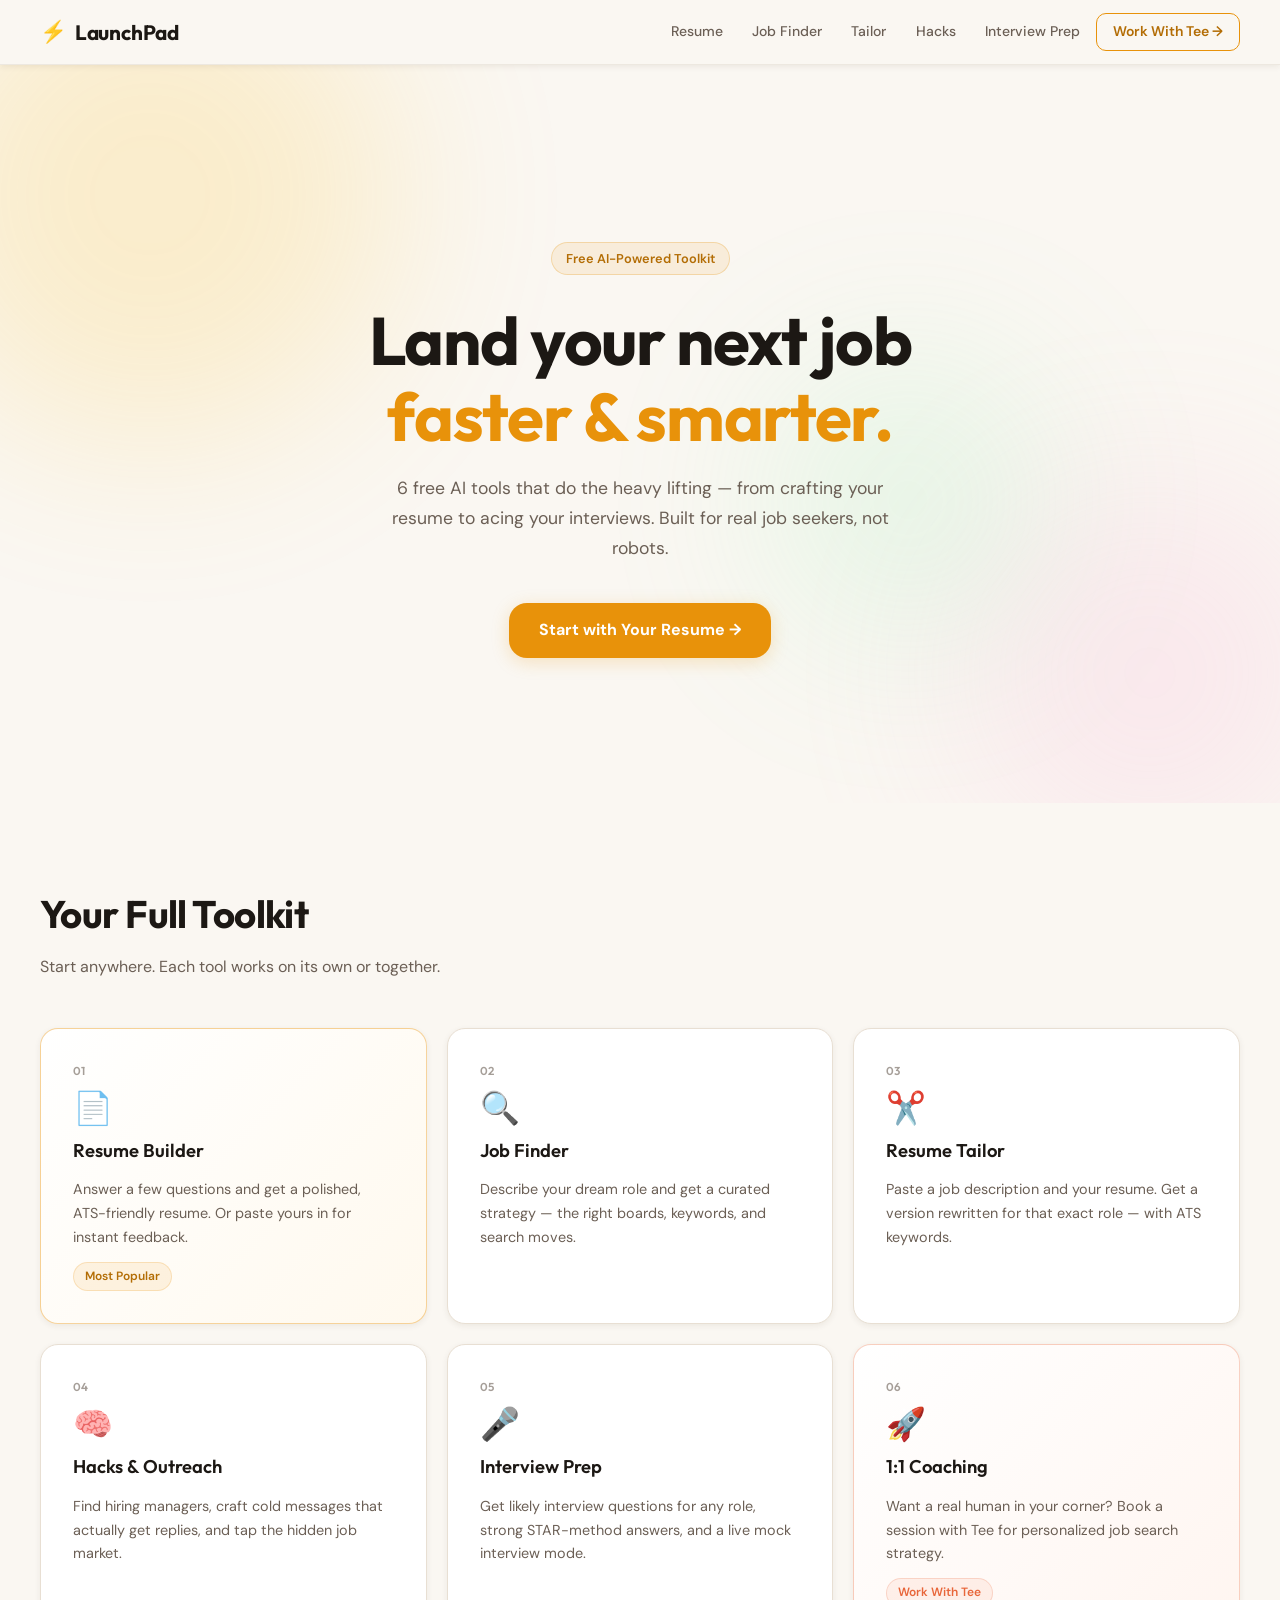
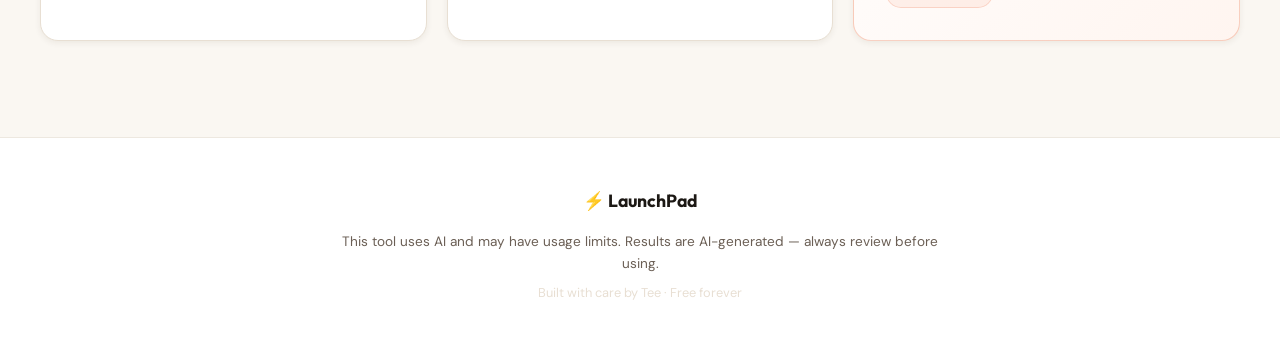
<file: index.html>
<!DOCTYPE html>
<html lang="en">
<head>
  <meta charset="UTF-8" />
  <meta name="viewport" content="width=device-width, initial-scale=1.0"/>
  <title>LaunchPad — AI Job Search Toolkit</title>
  <link rel="stylesheet" href="style.css" />
  <link rel="preconnect" href="https://fonts.googleapis.com">
  <link href="https://fonts.googleapis.com/css2?family=Outfit:wght@400;500;600;700;800&family=DM+Sans:wght@300;400;500&display=swap" rel="stylesheet">
</head>
<body>

  <!-- ═══════════════════════════════════════════ HEADER -->
  <header class="site-header">
    <div class="header-inner">
      <div class="logo">
        <span class="logo-icon">⚡</span>
        <span class="logo-text">LaunchPad</span>
      </div>
      <nav class="main-nav">
        <a href="resume-builder.html">Resume</a>
        <a href="job-finder.html">Job Finder</a>
        <a href="tailor.html">Tailor</a>
        <a href="hacks.html">Hacks</a>
        <a href="interview-prep.html">Interview Prep</a>
        <a href="coaching.html" class="nav-cta">Work With Tee →</a>
      </nav>
    </div>
  </header>

  <!-- ═══════════════════════════════════════════ HERO -->
  <section class="hero">
    <div class="hero-inner">
      <div class="hero-badge">Free AI-Powered Toolkit</div>
      <h1 class="hero-title">
        Land your next job<br/>
        <span class="hero-accent">faster & smarter.</span>
      </h1>
      <p class="hero-sub">
        6 free AI tools that do the heavy lifting — from crafting your resume to acing your interviews. Built for real job seekers, not robots.
      </p>
      <a href="resume-builder.html" class="btn-primary">Start with Your Resume →</a>
    </div>
    <div class="hero-graphic">
      <div class="orb orb-1"></div>
      <div class="orb orb-2"></div>
      <div class="orb orb-3"></div>
    </div>
  </section>

  <!-- ═══════════════════════════════════════════ TOOLS GRID -->
  <section class="tools-section">
    <div class="tools-inner">
      <h2 class="section-title">Your Full Toolkit</h2>
      <p class="section-sub">Start anywhere. Each tool works on its own or together.</p>

      <div class="tools-grid">

        <a href="resume-builder.html" class="tool-card tool-card--featured">
          <div class="tool-number">01</div>
          <div class="tool-icon">📄</div>
          <h3>Resume Builder</h3>
          <p>Answer a few questions and get a polished, ATS-friendly resume. Or paste yours in for instant feedback.</p>
          <span class="tool-tag">Most Popular</span>
        </a>

        <a href="job-finder.html" class="tool-card">
          <div class="tool-number">02</div>
          <div class="tool-icon">🔍</div>
          <h3>Job Finder</h3>
          <p>Describe your dream role and get a curated strategy — the right boards, keywords, and search moves.</p>
        </a>

        <a href="tailor.html" class="tool-card">
          <div class="tool-number">03</div>
          <div class="tool-icon">✂️</div>
          <h3>Resume Tailor</h3>
          <p>Paste a job description and your resume. Get a version rewritten for that exact role — with ATS keywords.</p>
        </a>

        <a href="hacks.html" class="tool-card">
          <div class="tool-number">04</div>
          <div class="tool-icon">🧠</div>
          <h3>Hacks & Outreach</h3>
          <p>Find hiring managers, craft cold messages that actually get replies, and tap the hidden job market.</p>
        </a>

        <a href="interview-prep.html" class="tool-card">
          <div class="tool-number">05</div>
          <div class="tool-icon">🎤</div>
          <h3>Interview Prep</h3>
          <p>Get likely interview questions for any role, strong STAR-method answers, and a live mock interview mode.</p>
        </a>

        <a href="coaching.html" class="tool-card tool-card--coaching">
          <div class="tool-number">06</div>
          <div class="tool-icon">🚀</div>
          <h3>1:1 Coaching</h3>
          <p>Want a real human in your corner? Book a session with Tee for personalized job search strategy.</p>
          <span class="tool-tag tool-tag--gold">Work With Tee</span>
        </a>

      </div>
    </div>
  </section>

  <!-- ═══════════════════════════════════════════ FOOTER -->
  <footer class="site-footer">
    <div class="footer-inner">
      <div class="footer-logo">⚡ LaunchPad</div>
      <p class="footer-note">
        This tool uses AI and may have usage limits. Results are AI-generated — always review before using.
      </p>
      <p class="footer-copy">Built with care by Tee · Free forever</p>
    </div>
  </footer>

</body>
</html>
</file>
<file: style.css>
/* ═══════════════════════════════════════════════
   LaunchPad — Shared Styles
   All tool pages import this file
   ═══════════════════════════════════════════════ */

/* --- DESIGN TOKENS --- */
:root {
  /* Warm light palette — approachable, human */
  --bg:           #faf7f2;
  --bg-card:      #ffffff;
  --bg-card-hover:#fff9f0;
  --border:       #e8dfd3;
  --border-soft:  #ede8e0;

  /* Amber accent — warm, energetic */
  --accent:       #e8920a;        /* decorative use */
  --accent-text:  #b36d05;        /* text on light bg — WCAG AA */
  --accent-dim:   rgba(232, 146, 10, 0.1);
  --accent-glow:  rgba(232, 146, 10, 0.22);
  --accent-coral: #e8663a;

  /* Text — warm darks, not cold grays */
  --text-primary: #1c1814;
  --text-muted:   #6b5f55;        /* 6.5:1 contrast on --bg — WCAG AA */

  /* Typography */
  --font-display: 'Outfit', sans-serif;
  --font-body:    'DM Sans', sans-serif;

  /* Shape & motion */
  --radius:       18px;
  --radius-sm:    10px;
  --radius-pill:  100px;
  --transition:   0.18s ease;
  --shadow:       0 4px 20px rgba(60, 40, 20, 0.1);
  --shadow-md:    0 8px 32px rgba(60, 40, 20, 0.13);
  --shadow-sm:    0 2px 6px  rgba(60, 40, 20, 0.07);
}

/* --- SKIP LINK (keyboard accessibility) --- */
.skip-link {
  position: absolute;
  top: -100%;
  left: 1rem;
  background: var(--accent);
  color: #fff;
  font-weight: 700;
  padding: 0.6rem 1.2rem;
  border-radius: var(--radius-sm);
  text-decoration: none;
  z-index: 9999;
  transition: top var(--transition);
}
.skip-link:focus { top: 1rem; }

/* --- RESET & BASE --- */
*, *::before, *::after {
  box-sizing: border-box;
  margin: 0;
  padding: 0;
}

html { scroll-behavior: smooth; }

body {
  background: var(--bg);
  color: var(--text-primary);
  font-family: var(--font-body);
  font-size: 16px;
  line-height: 1.65;
  min-height: 100vh;
  overflow-x: hidden;
}

p { max-width: 68ch; }

a {
  color: inherit;
  text-decoration: none;
}

/* Visible focus ring for keyboard users */
:focus-visible {
  outline: 2.5px solid var(--accent);
  outline-offset: 3px;
  border-radius: var(--radius-sm);
}

img { max-width: 100%; }

/* Respect reduced-motion preference */
@media (prefers-reduced-motion: reduce) {
  *, *::before, *::after {
    animation-duration: 0.01ms !important;
    animation-iteration-count: 1 !important;
    transition-duration: 0.01ms !important;
    scroll-behavior: auto !important;
  }
}

/* --- HEADER --- */
.site-header {
  position: sticky;
  top: 0;
  z-index: 100;
  background: rgba(250, 247, 242, 0.92);
  backdrop-filter: blur(14px);
  -webkit-backdrop-filter: blur(14px);
  border-bottom: 1px solid var(--border-soft);
  padding: 0 2rem;
  box-shadow: var(--shadow-sm);
}

.header-inner {
  max-width: 1200px;
  margin: 0 auto;
  display: flex;
  align-items: center;
  justify-content: space-between;
  height: 64px;
}

.logo {
  display: flex;
  align-items: center;
  gap: 8px;
  font-family: var(--font-display);
  font-size: 1.3rem;
  font-weight: 700;
  letter-spacing: -0.01em;
  color: var(--text-primary);
  text-decoration: none;
}

.logo-icon { font-size: 1.35rem; }

.main-nav {
  display: flex;
  align-items: center;
  gap: 0.2rem;
}

.main-nav a {
  font-size: 0.875rem;
  font-weight: 500;
  color: var(--text-muted);
  padding: 7px 13px;
  border-radius: var(--radius-sm);
  transition: color var(--transition), background var(--transition);
}

.main-nav a:hover {
  color: var(--text-primary);
  background: var(--border-soft);
}

.nav-cta {
  color: var(--accent-text) !important;
  border: 1.5px solid var(--accent) !important;
  padding: 6px 16px !important;
  border-radius: var(--radius-sm) !important;
  font-weight: 600 !important;
  transition: color var(--transition),
              background var(--transition),
              border-color var(--transition) !important;
}

.nav-cta:hover {
  background: var(--accent) !important;
  color: #fff !important;
}

/* --- HERO --- */
.hero {
  position: relative;
  min-height: 82vh;
  display: flex;
  align-items: center;
  padding: 6rem 2rem 4rem;
  overflow: hidden;
}

.hero-inner {
  max-width: 680px;
  margin: 0 auto;
  text-align: center;
  position: relative;
  z-index: 2;
  animation: fadeUp 0.65s cubic-bezier(0.22, 1, 0.36, 1) both;
}

@keyframes fadeUp {
  from { opacity: 0; transform: translateY(20px); }
  to   { opacity: 1; transform: translateY(0); }
}

.hero-badge {
  display: inline-flex;
  align-items: center;
  gap: 6px;
  font-size: 0.8rem;
  font-weight: 600;
  color: var(--accent-text);
  background: var(--accent-dim);
  border: 1px solid rgba(232, 146, 10, 0.25);
  padding: 5px 14px;
  border-radius: var(--radius-pill);
  margin-bottom: 1.75rem;
}

.hero-title {
  font-family: var(--font-display);
  font-size: clamp(2.4rem, 6vw, 4.2rem);
  font-weight: 700;
  line-height: 1.12;
  letter-spacing: -0.02em;
  margin-bottom: 1.25rem;
  color: var(--text-primary);
}

.hero-accent {
  color: var(--accent);
}

.hero-sub {
  font-size: 1.1rem;
  color: var(--text-muted);
  max-width: 500px;
  margin: 0 auto 2.5rem;
  line-height: 1.7;
}

.btn-primary {
  display: inline-flex;
  align-items: center;
  gap: 6px;
  background: var(--accent);
  color: #fff;
  font-family: var(--font-body);
  font-size: 1rem;
  font-weight: 700;
  padding: 14px 30px;
  border-radius: var(--radius);
  transition: transform var(--transition), box-shadow var(--transition);
  box-shadow: 0 4px 18px var(--accent-glow);
  border: none;
  cursor: pointer;
  text-decoration: none;
}

.btn-primary:hover {
  transform: translateY(-2px);
  box-shadow: 0 8px 28px var(--accent-glow);
}

/* Subtle ambient orbs — gentle on light bg */
.hero-graphic {
  position: absolute;
  inset: 0;
  z-index: 1;
  pointer-events: none;
}

.orb {
  position: absolute;
  border-radius: 50%;
  filter: blur(90px);
  opacity: 0.18;
  animation: drift 10s ease-in-out infinite alternate;
}

.orb-1 {
  width: 500px; height: 500px;
  background: #fbbf24;
  top: -120px; left: -100px;
}

.orb-2 {
  width: 380px; height: 380px;
  background: #f9a8d4;
  bottom: -60px; right: -60px;
  animation-delay: -3s;
}

.orb-3 {
  width: 280px; height: 280px;
  background: #86efac;
  top: 40%; left: 60%;
  animation-delay: -6s;
}

@keyframes drift {
  from { transform: translate(0, 0) scale(1); }
  to   { transform: translate(28px, 18px) scale(1.07); }
}

/* --- TOOLS SECTION --- */
.tools-section {
  padding: 5rem 2rem 6rem;
}

.tools-inner {
  max-width: 1200px;
  margin: 0 auto;
}

.section-title {
  font-family: var(--font-display);
  font-size: clamp(1.7rem, 3vw, 2.4rem);
  font-weight: 700;
  letter-spacing: -0.015em;
  margin-bottom: 0.5rem;
  color: var(--text-primary);
}

.section-sub {
  color: var(--text-muted);
  margin-bottom: 3rem;
  font-size: 1rem;
  line-height: 1.6;
}

.tools-grid {
  display: grid;
  grid-template-columns: repeat(auto-fill, minmax(300px, 1fr));
  gap: 1.25rem;
}

/* --- TOOL CARD --- */
.tool-card {
  background: var(--bg-card);
  border: 1px solid var(--border);
  border-radius: var(--radius);
  padding: 2rem;
  display: flex;
  flex-direction: column;
  gap: 0.75rem;
  cursor: pointer;
  text-decoration: none;
  color: inherit;
  transition: border-color var(--transition),
              background var(--transition),
              transform var(--transition),
              box-shadow var(--transition);
  box-shadow: var(--shadow-sm);
}

.tool-card:hover {
  border-color: var(--accent);
  background: var(--bg-card-hover);
  transform: translateY(-3px);
  box-shadow: var(--shadow-md);
}

.tool-card--featured {
  border-color: rgba(232, 146, 10, 0.4);
  background: linear-gradient(135deg, #fff 0%, #fff9ee 100%);
}

.tool-card--coaching {
  border-color: rgba(232, 102, 58, 0.3);
  background: linear-gradient(135deg, #fff 0%, #fff5f0 100%);
}

.tool-number {
  font-family: var(--font-display);
  font-size: 0.72rem;
  font-weight: 600;
  color: var(--text-muted);
  opacity: 0.6;
}

.tool-icon {
  font-size: 2rem;
  line-height: 1;
}

.tool-card h3 {
  font-family: var(--font-display);
  font-size: 1.15rem;
  font-weight: 600;
  color: var(--text-primary);
}

.tool-card p {
  font-size: 0.9rem;
  color: var(--text-muted);
  line-height: 1.65;
  flex: 1;
}

.tool-tag {
  display: inline-flex;
  align-items: center;
  font-size: 0.75rem;
  font-weight: 600;
  color: var(--accent-text);
  background: var(--accent-dim);
  padding: 4px 11px;
  border-radius: var(--radius-pill);
  align-self: flex-start;
  border: 1px solid rgba(232, 146, 10, 0.2);
}

.tool-tag--gold {
  color: var(--accent-coral);
  background: rgba(232, 102, 58, 0.08);
  border-color: rgba(232, 102, 58, 0.2);
}

/* --- FOOTER --- */
.site-footer {
  border-top: 1px solid var(--border-soft);
  padding: 3rem 2rem;
  text-align: center;
  background: var(--bg-card);
}

.footer-inner {
  max-width: 600px;
  margin: 0 auto;
}

.footer-logo {
  font-family: var(--font-display);
  font-size: 1.1rem;
  font-weight: 700;
  margin-bottom: 1rem;
  color: var(--text-primary);
}

.footer-note {
  font-size: 0.85rem;
  color: var(--text-muted);
  margin-bottom: 0.5rem;
  line-height: 1.6;
}

.footer-copy {
  font-size: 0.8rem;
  color: var(--border);
}

/* ═══════════════════════════════════════════════
   SHARED TOOL PAGE STYLES
   ═══════════════════════════════════════════════ */

.tool-page {
  min-height: 100vh;
  display: flex;
  flex-direction: column;
}

.tool-hero {
  padding: 4rem 2rem 2.5rem;
  text-align: center;
  border-bottom: 1px solid var(--border-soft);
  background: var(--bg-card);
}

.tool-hero h1 {
  font-family: var(--font-display);
  font-size: clamp(1.8rem, 4vw, 2.8rem);
  font-weight: 700;
  letter-spacing: -0.015em;
  margin-bottom: 0.6rem;
  color: var(--text-primary);
}

.tool-hero p {
  color: var(--text-muted);
  max-width: 480px;
  margin: 0 auto;
  font-size: 1rem;
  line-height: 1.65;
}

.tool-body {
  flex: 1;
  padding: 3rem 2rem;
  max-width: 860px;
  margin: 0 auto;
  width: 100%;
}

/* --- CHAT / INPUT PANEL --- */
.chat-panel {
  display: flex;
  flex-direction: column;
  gap: 1rem;
}

.chat-messages {
  background: var(--bg-card);
  border: 1px solid var(--border);
  border-radius: var(--radius);
  padding: 1.5rem;
  min-height: 300px;
  max-height: 480px;
  overflow-y: auto;
  display: flex;
  flex-direction: column;
  gap: 0.875rem;
  box-shadow: var(--shadow-sm);
  scrollbar-width: thin;
  scrollbar-color: var(--border) transparent;
}

.message {
  padding: 0.85rem 1.1rem;
  border-radius: 14px;
  font-size: 0.95rem;
  line-height: 1.65;
  max-width: 85%;
  white-space: pre-wrap;
}

.message--ai {
  background: var(--accent-dim);
  border: 1px solid rgba(232, 146, 10, 0.18);
  align-self: flex-start;
  color: var(--text-primary);
  border-bottom-left-radius: 4px;
}

.message--user {
  background: #f0ece6;
  border: 1px solid var(--border);
  align-self: flex-end;
  color: var(--text-primary);
  border-bottom-right-radius: 4px;
}

.message--loading {
  color: var(--text-muted);
  font-style: italic;
  align-self: flex-start;
}

.chat-input-row {
  display: flex;
  gap: 0.75rem;
  align-items: flex-end;
}

/* --- FORM ELEMENTS --- */
.chat-input,
textarea.big-input {
  background: var(--bg-card);
  border: 1.5px solid var(--border);
  border-radius: var(--radius);
  padding: 0.9rem 1.1rem;
  color: var(--text-primary);
  font-family: var(--font-body);
  font-size: 0.95rem;
  line-height: 1.6;
  transition: border-color var(--transition), box-shadow var(--transition);
  box-shadow: var(--shadow-sm);
}

.chat-input {
  flex: 1;
  resize: vertical;
  min-height: 54px;
}

textarea.big-input {
  width: 100%;
  resize: vertical;
  min-height: 160px;
}

.chat-input:focus,
textarea.big-input:focus {
  outline: none;
  border-color: var(--accent);
  box-shadow: 0 0 0 3px var(--accent-dim);
}

.chat-input::placeholder,
textarea.big-input::placeholder {
  color: var(--text-muted);
  opacity: 0.7;
}

/* --- BUTTONS --- */
.btn-send {
  background: var(--accent);
  color: #fff;
  font-family: var(--font-body);
  font-size: 0.95rem;
  font-weight: 700;
  padding: 12px 24px;
  border-radius: var(--radius);
  border: none;
  cursor: pointer;
  transition: transform var(--transition),
              box-shadow var(--transition),
              opacity var(--transition);
  white-space: nowrap;
}

.btn-send:hover:not(:disabled) {
  transform: translateY(-1px);
  box-shadow: 0 4px 16px var(--accent-glow);
}

.btn-send:disabled {
  opacity: 0.4;
  cursor: not-allowed;
  transform: none;
}

.btn-secondary {
  background: transparent;
  color: var(--text-muted);
  border: 1.5px solid var(--border);
  font-family: var(--font-body);
  font-size: 0.9rem;
  padding: 10px 20px;
  border-radius: var(--radius);
  cursor: pointer;
  transition: border-color var(--transition),
              color var(--transition),
              background var(--transition);
}

.btn-secondary:hover {
  border-color: var(--text-muted);
  color: var(--text-primary);
  background: var(--border-soft);
}

/* --- OUTPUT & LABELS --- */
.output-box {
  background: var(--bg-card);
  border: 1px solid var(--border);
  border-radius: var(--radius);
  padding: 1.5rem;
  white-space: pre-wrap;
  font-size: 0.93rem;
  line-height: 1.75;
  color: var(--text-primary);
  min-height: 120px;
  box-shadow: var(--shadow-sm);
}

.label {
  font-size: 0.85rem;
  font-weight: 600;
  color: var(--text-muted);
  margin-bottom: 0.4rem;
  display: block;
}

.disclaimer {
  font-size: 0.8rem;
  color: var(--text-muted);
  text-align: center;
  padding: 1rem;
  border-top: 1px solid var(--border-soft);
  margin-top: 2rem;
  line-height: 1.6;
}

/* --- MOBILE --- */
@media (max-width: 640px) {
  .main-nav a:not(.nav-cta) { display: none; }
  .tools-grid { grid-template-columns: 1fr; }
  .chat-input-row { flex-direction: column; }
  .btn-send { width: 100%; }
  .hero { min-height: 60vh; padding: 4rem 1.25rem 3rem; }
  .tool-body { padding: 2rem 1.25rem; }
}

/* --- HIGH CONTRAST MODE --- */
@media (prefers-contrast: more) {
  :root {
    --border: #a09080;
    --text-muted: #4a3f36;
    --accent-text: #7a4800;
  }
}
</file>
